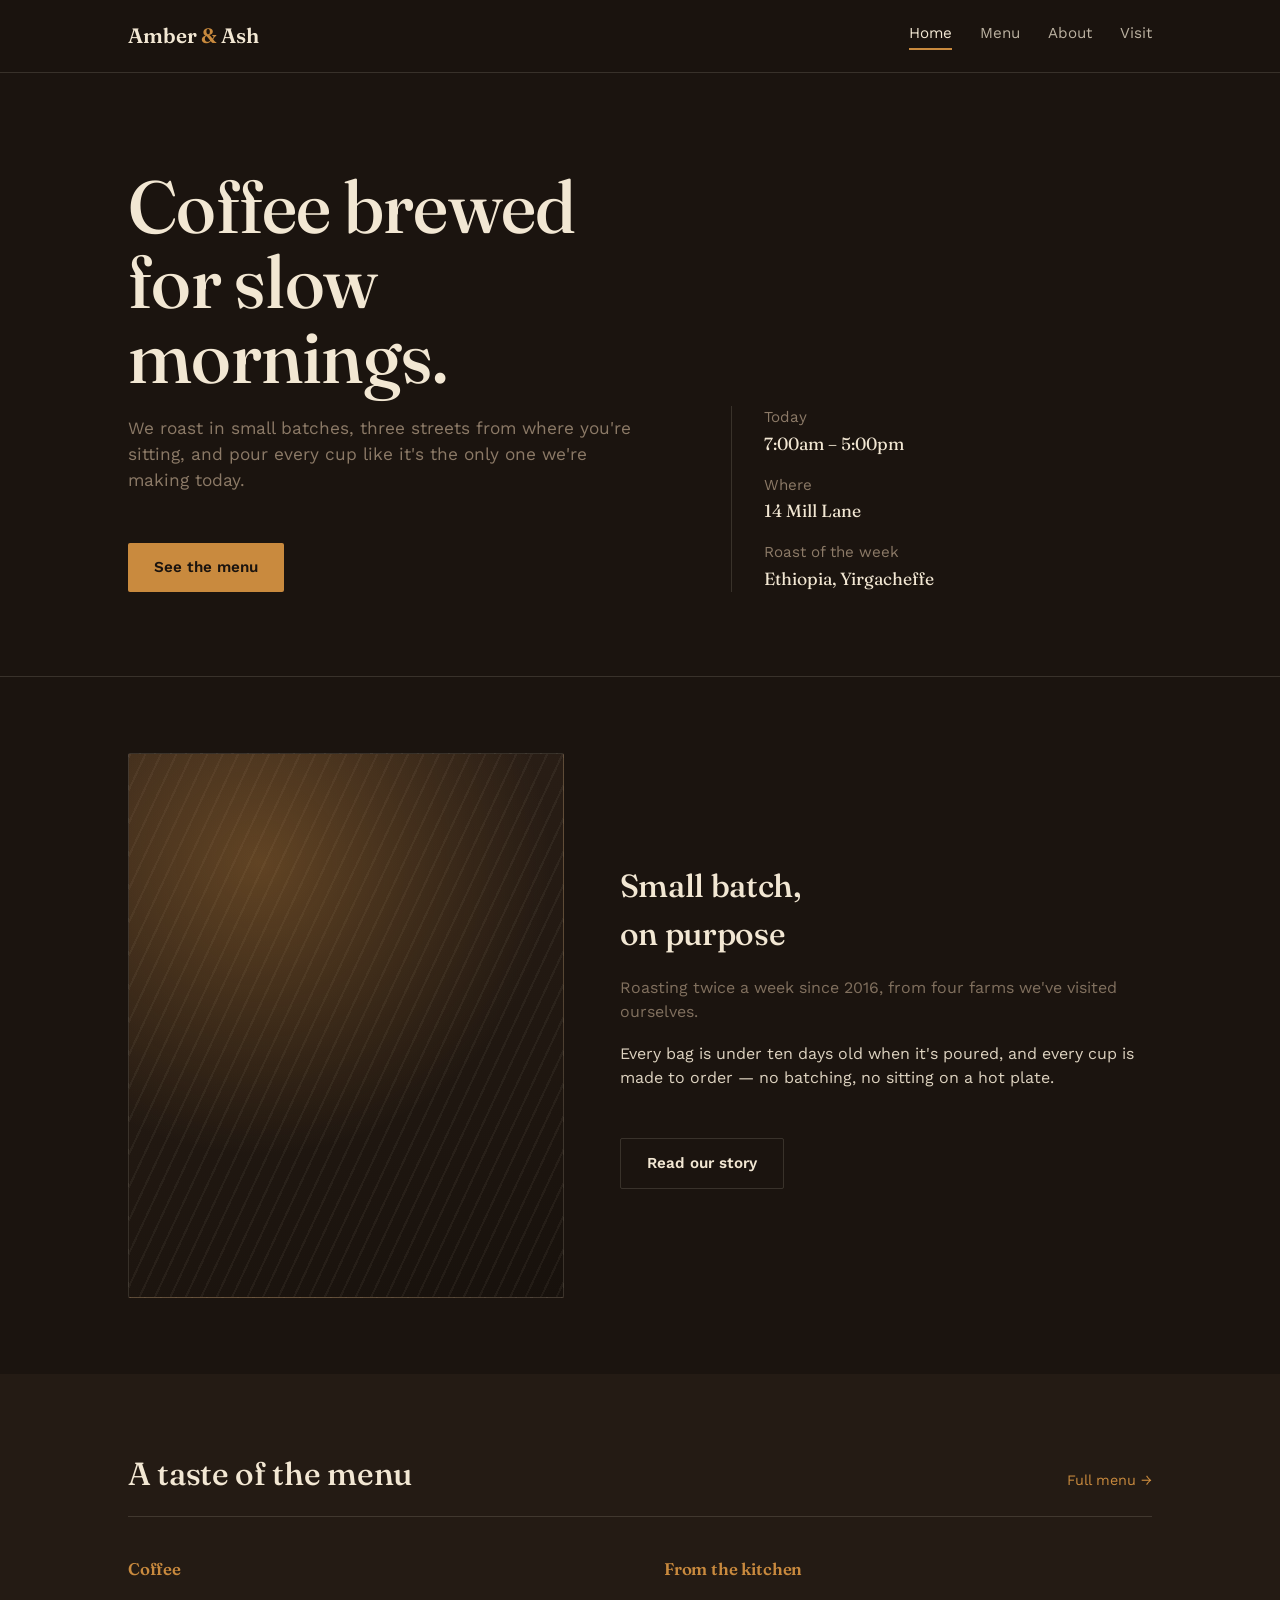
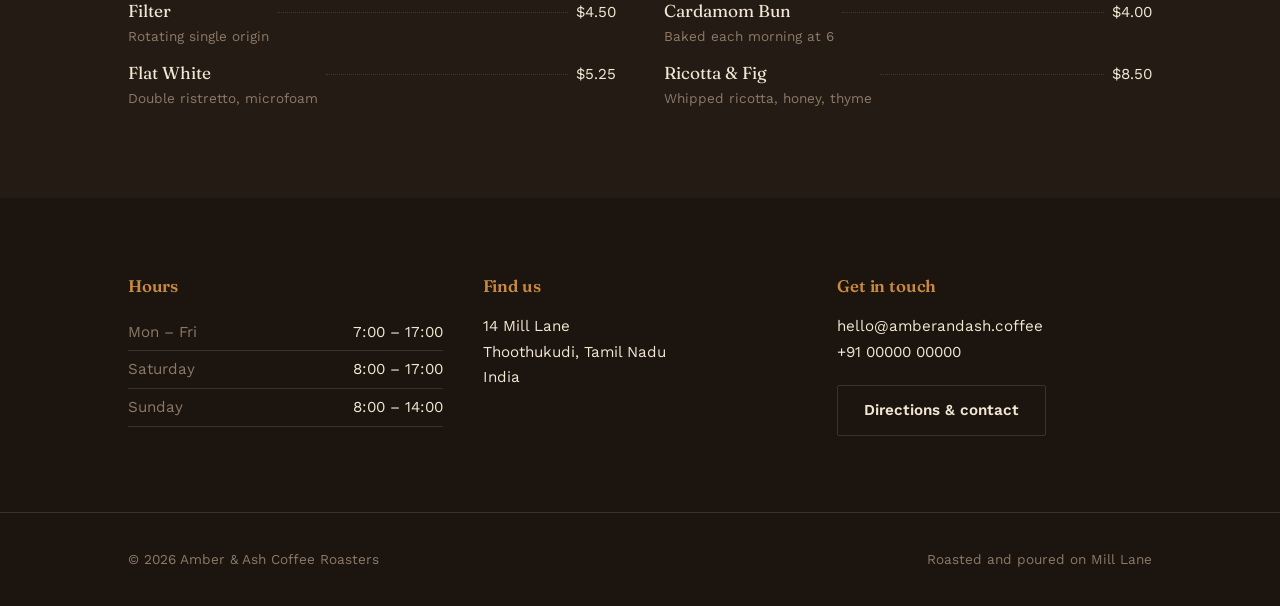
<file: index.html>
<!DOCTYPE html>
<html lang="en">
<head>
<meta charset="UTF-8">
<meta name="viewport" content="width=device-width, initial-scale=1">
<title>Amber & Ash — Coffee Roasters</title>
<link rel="stylesheet" href="style.css">
</head>
<body>
<header>
  <nav class="wrap">
    <div class="brand">Amber <span>&</span> Ash</div>
    <div class="navlinks">
      <a href="index.html" class="active">Home</a>
      <a href="menu.html">Menu</a>
      <a href="about.html">About</a>
      <a href="contact.html">Visit</a>
    </div>
  </nav>
</header>

<section class="hero">
  <div class="wrap">
    <div>
      <h1>Coffee brewed<br>for slow mornings.</h1>
      <p class="lede">We roast in small batches, three streets from where you're sitting, and pour every cup like it's the only one we're making today.</p>
      <a class="btn" href="menu.html">See the menu</a>
    </div>
    <div class="hero-side">
      <dl>
        <dt>Today</dt><dd>7:00am – 5:00pm</dd>
        <dt>Where</dt><dd>14 Mill Lane</dd>
        <dt>Roast of the week</dt><dd>Ethiopia, Yirgacheffe</dd>
      </dl>
    </div>
  </div>
</section>

<section>
  <div class="wrap about-grid">
    <div class="about-visual" role="img" aria-label="Textured illustration evoking roasted coffee tones"></div>
    <div>
      <div class="section-head" style="border:none; padding:0; margin-bottom:18px;">
        <h2>Small batch,<br>on purpose</h2>
      </div>
      <p class="lede" style="color:var(--muted); margin-top:0;">Roasting twice a week since 2016, from four farms we've visited ourselves.</p>
      <p>Every bag is under ten days old when it's poured, and every cup is made to order — no batching, no sitting on a hot plate.</p>
      <a class="btn ghost" href="about.html">Read our story</a>
    </div>
  </div>
</section>

<section class="menu">
  <div class="wrap">
    <div class="section-head">
      <h2>A taste of the menu</h2>
      <a href="menu.html" style="font-size:0.9rem; color:var(--amber); text-decoration:none;">Full menu →</a>
    </div>
    <div class="menu-cols">
      <div class="menu-group">
        <h3>Coffee</h3>
        <div class="menu-item"><div><span class="name">Filter</span><span class="desc">Rotating single origin</span></div><div class="fill"></div><span class="price">$4.50</span></div>
        <div class="menu-item"><div><span class="name">Flat White</span><span class="desc">Double ristretto, microfoam</span></div><div class="fill"></div><span class="price">$5.25</span></div>
      </div>
      <div class="menu-group">
        <h3>From the kitchen</h3>
        <div class="menu-item"><div><span class="name">Cardamom Bun</span><span class="desc">Baked each morning at 6</span></div><div class="fill"></div><span class="price">$4.00</span></div>
        <div class="menu-item"><div><span class="name">Ricotta & Fig</span><span class="desc">Whipped ricotta, honey, thyme</span></div><div class="fill"></div><span class="price">$8.50</span></div>
      </div>
    </div>
  </div>
</section>

<section class="visit">
  <div class="wrap">
    <div>
      <h3>Hours</h3>
      <div class="row"><span>Mon – Fri</span><span>7:00 – 17:00</span></div>
      <div class="row"><span>Saturday</span><span>8:00 – 17:00</span></div>
      <div class="row"><span>Sunday</span><span>8:00 – 14:00</span></div>
    </div>
    <div>
      <h3>Find us</h3>
      <address>14 Mill Lane<br>Thoothukudi, Tamil Nadu<br>India</address>
    </div>
    <div>
      <h3>Get in touch</h3>
      <address>hello@amberandash.coffee<br>+91 00000 00000</address>
      <a class="btn ghost" href="contact.html" style="margin-top:20px;">Directions & contact</a>
    </div>
  </div>
</section>

<footer>
  <div class="wrap">
    <span>© 2026 Amber & Ash Coffee Roasters</span>
    <span>Roasted and poured on Mill Lane</span>
  </div>
</footer>
</body>
</html>
</file>
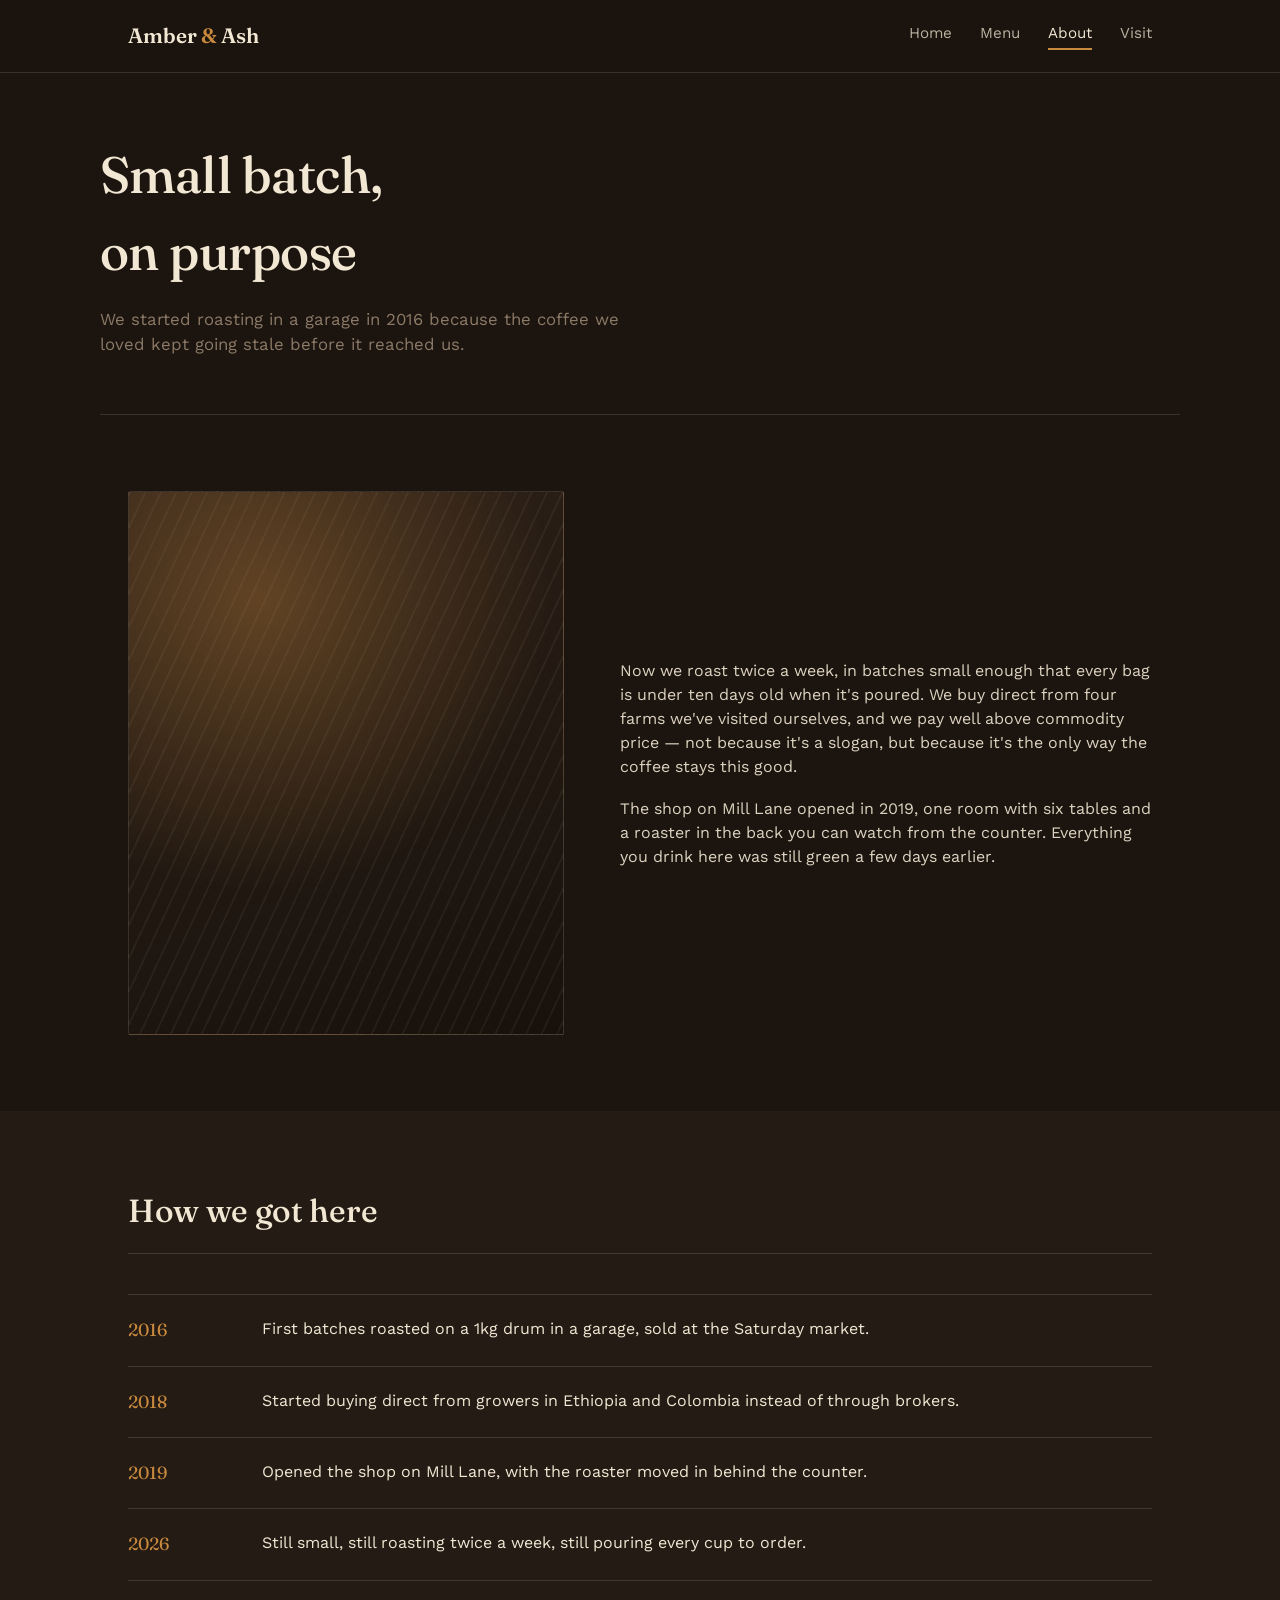
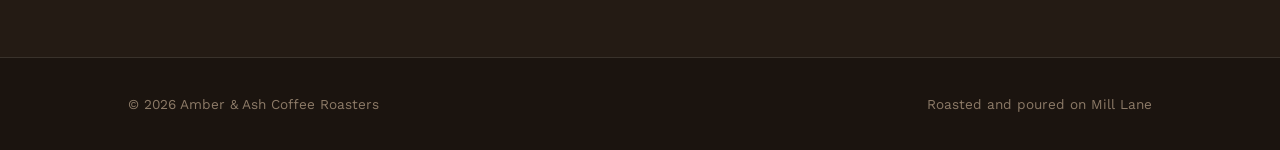
<file: about.html>
<!DOCTYPE html>
<html lang="en">
<head>
<meta charset="UTF-8">
<meta name="viewport" content="width=device-width, initial-scale=1">
<title>About — Amber & Ash</title>
<link rel="stylesheet" href="style.css">
</head>
<body>
<header>
  <nav class="wrap">
    <div class="brand">Amber <span>&</span> Ash</div>
    <div class="navlinks">
      <a href="index.html">Home</a>
      <a href="menu.html">Menu</a>
      <a href="about.html" class="active">About</a>
      <a href="contact.html">Visit</a>
    </div>
  </nav>
</header>

<div class="page-head wrap">
  <h1>Small batch,<br>on purpose</h1>
  <p>We started roasting in a garage in 2016 because the coffee we loved kept going stale before it reached us.</p>
</div>

<section>
  <div class="wrap about-grid">
    <div class="about-visual" role="img" aria-label="Textured illustration evoking roasted coffee tones"></div>
    <div>
      <p>Now we roast twice a week, in batches small enough that every bag is under ten days old when it's poured. We buy direct from four farms we've visited ourselves, and we pay well above commodity price — not because it's a slogan, but because it's the only way the coffee stays this good.</p>
      <p>The shop on Mill Lane opened in 2019, one room with six tables and a roaster in the back you can watch from the counter. Everything you drink here was still green a few days earlier.</p>
    </div>
  </div>
</section>

<section class="menu">
  <div class="wrap">
    <div class="section-head"><h2>How we got here</h2></div>
    <div class="timeline">
      <div class="tl-item"><div class="yr">2016</div><div>First batches roasted on a 1kg drum in a garage, sold at the Saturday market.</div></div>
      <div class="tl-item"><div class="yr">2018</div><div>Started buying direct from growers in Ethiopia and Colombia instead of through brokers.</div></div>
      <div class="tl-item"><div class="yr">2019</div><div>Opened the shop on Mill Lane, with the roaster moved in behind the counter.</div></div>
      <div class="tl-item"><div class="yr">2026</div><div>Still small, still roasting twice a week, still pouring every cup to order.</div></div>
    </div>
  </div>
</section>

<footer>
  <div class="wrap">
    <span>© 2026 Amber & Ash Coffee Roasters</span>
    <span>Roasted and poured on Mill Lane</span>
  </div>
</footer>
</body>
</html>
</file>
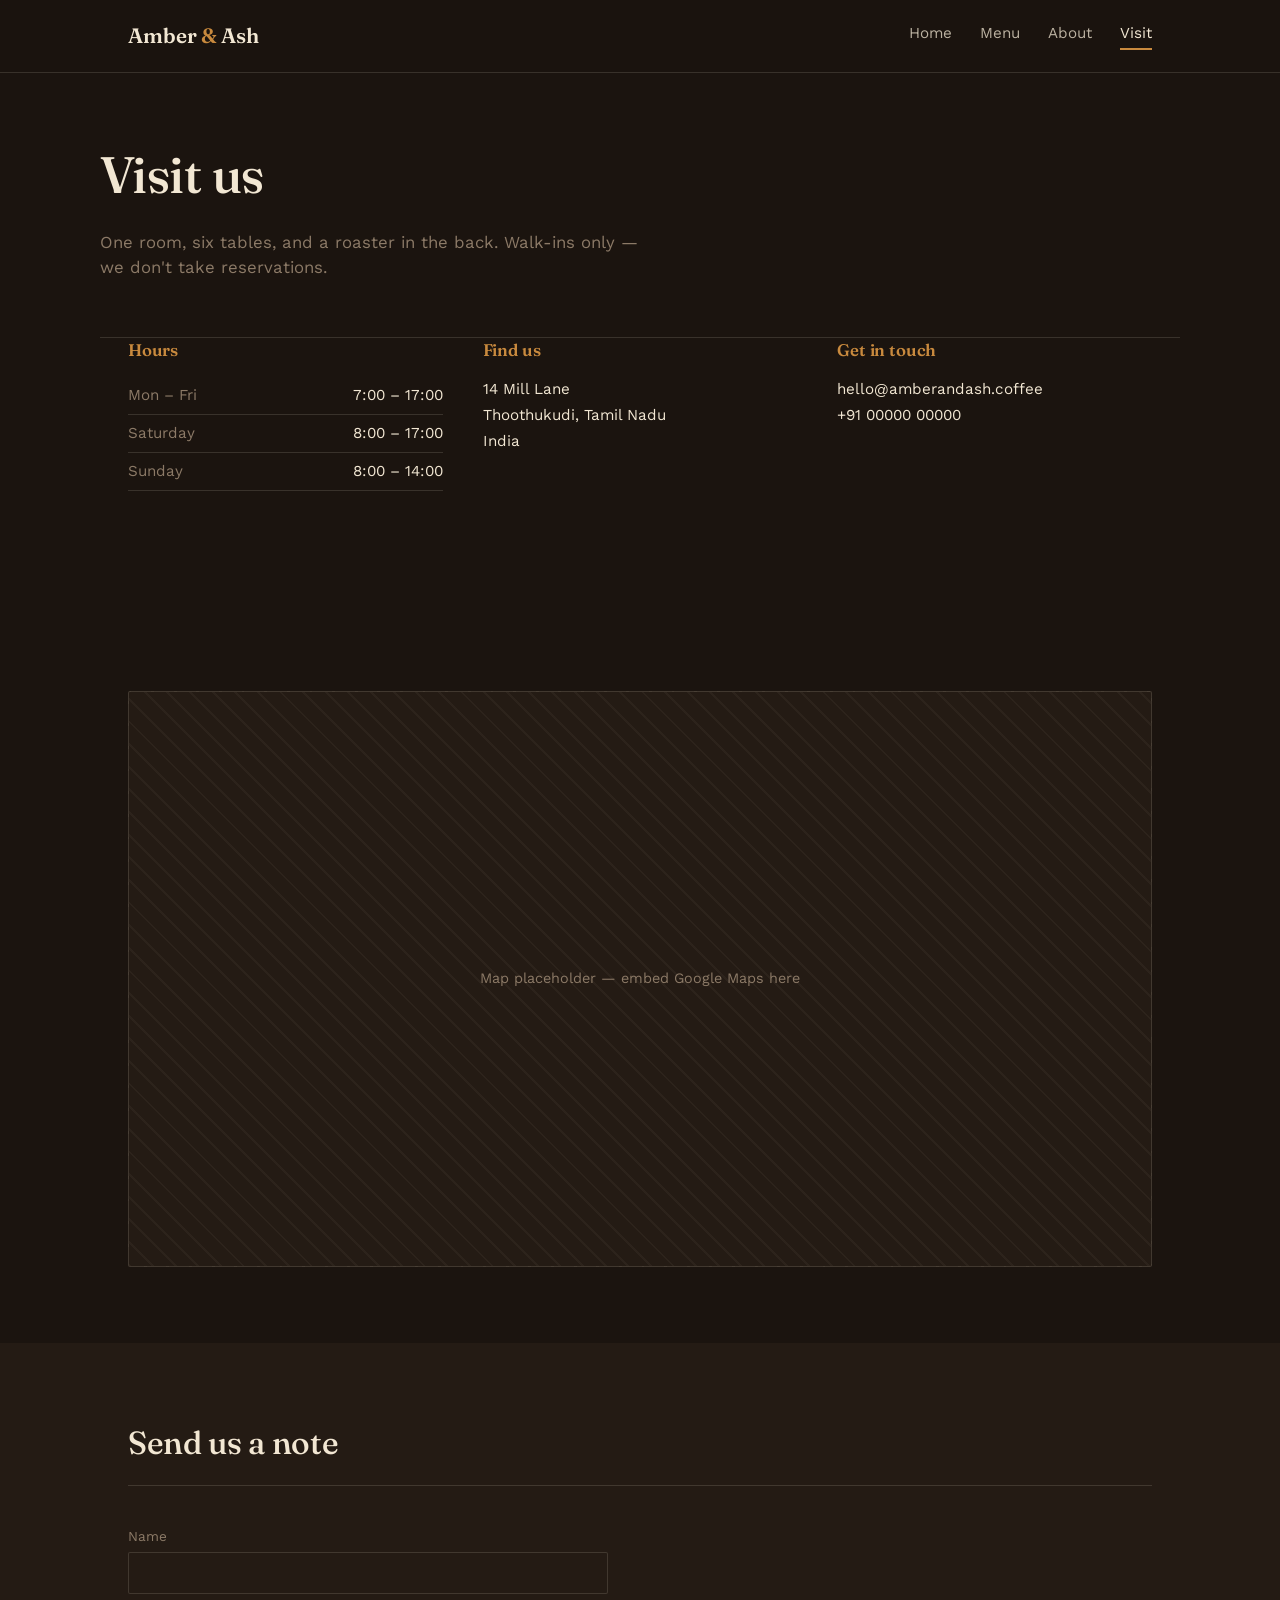
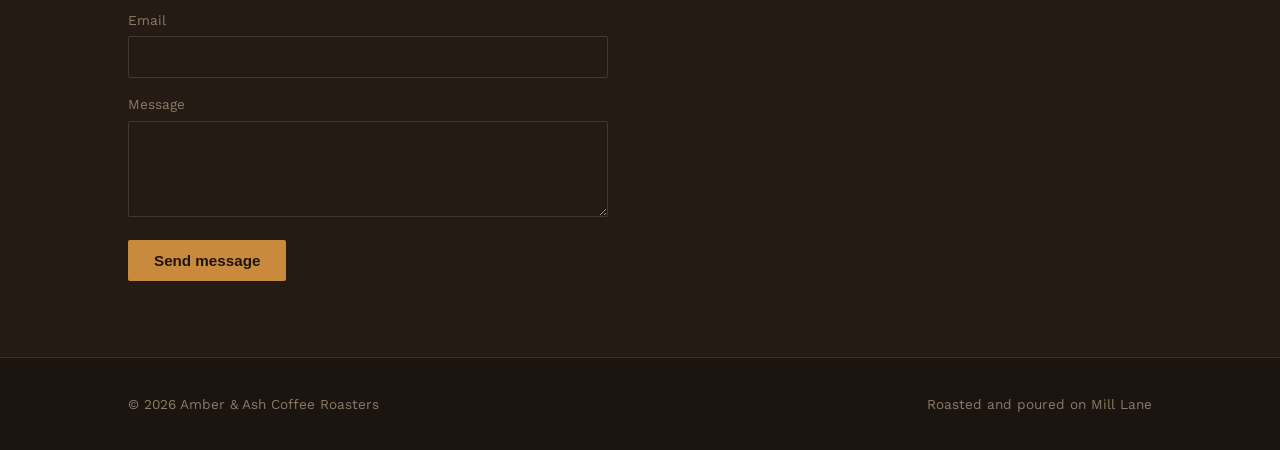
<file: contact.html>
<!DOCTYPE html>
<html lang="en">
<head>
<meta charset="UTF-8">
<meta name="viewport" content="width=device-width, initial-scale=1">
<title>Visit — Amber & Ash</title>
<link rel="stylesheet" href="style.css">
</head>
<body>
<header>
  <nav class="wrap">
    <div class="brand">Amber <span>&</span> Ash</div>
    <div class="navlinks">
      <a href="index.html">Home</a>
      <a href="menu.html">Menu</a>
      <a href="about.html">About</a>
      <a href="contact.html" class="active">Visit</a>
    </div>
  </nav>
</header>

<div class="page-head wrap">
  <h1>Visit us</h1>
  <p>One room, six tables, and a roaster in the back. Walk-ins only — we don't take reservations.</p>
</div>

<section class="visit" style="border-top:none; padding-top:0;">
  <div class="wrap">
    <div>
      <h3>Hours</h3>
      <div class="row"><span>Mon – Fri</span><span>7:00 – 17:00</span></div>
      <div class="row"><span>Saturday</span><span>8:00 – 17:00</span></div>
      <div class="row"><span>Sunday</span><span>8:00 – 14:00</span></div>
    </div>
    <div>
      <h3>Find us</h3>
      <address>14 Mill Lane<br>Thoothukudi, Tamil Nadu<br>India</address>
    </div>
    <div>
      <h3>Get in touch</h3>
      <address>hello@amberandash.coffee<br>+91 00000 00000</address>
    </div>
  </div>
</section>

<section>
  <div class="wrap">
    <div class="map-block">Map placeholder — embed Google Maps here</div>
  </div>
</section>

<section class="menu">
  <div class="wrap">
    <div class="section-head"><h2>Send us a note</h2></div>
    <form class="form" onsubmit="event.preventDefault(); alert('Thanks — we will get back to you soon.');">
      <div>
        <label for="name">Name</label>
        <input id="name" name="name" type="text" required>
      </div>
      <div>
        <label for="email">Email</label>
        <input id="email" name="email" type="email" required>
      </div>
      <div>
        <label for="message">Message</label>
        <textarea id="message" name="message" rows="4" required></textarea>
      </div>
      <button type="submit">Send message</button>
    </form>
  </div>
</section>

<footer>
  <div class="wrap">
    <span>© 2026 Amber & Ash Coffee Roasters</span>
    <span>Roasted and poured on Mill Lane</span>
  </div>
</footer>
</body>
</html>
</file>
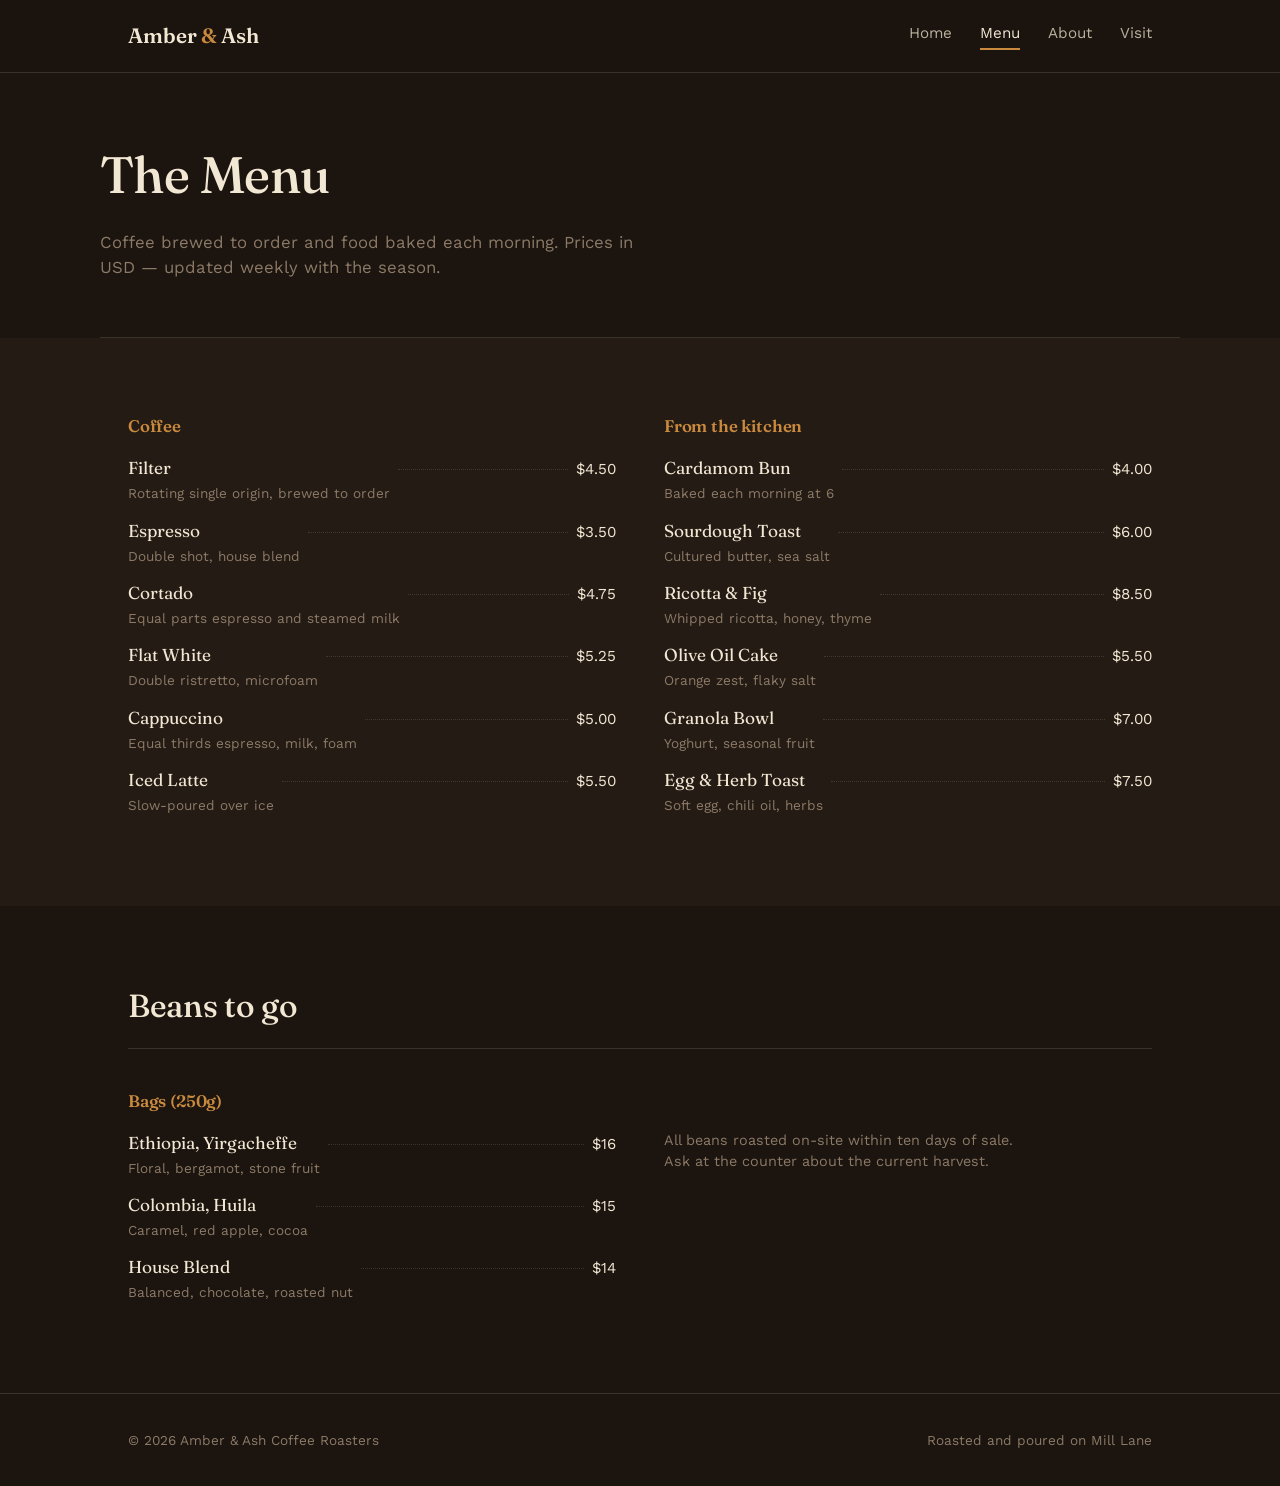
<file: menu.html>
<!DOCTYPE html>
<html lang="en">
<head>
<meta charset="UTF-8">
<meta name="viewport" content="width=device-width, initial-scale=1">
<title>Menu — Amber & Ash</title>
<link rel="stylesheet" href="style.css">
</head>
<body>
<header>
  <nav class="wrap">
    <div class="brand">Amber <span>&</span> Ash</div>
    <div class="navlinks">
      <a href="index.html">Home</a>
      <a href="menu.html" class="active">Menu</a>
      <a href="about.html">About</a>
      <a href="contact.html">Visit</a>
    </div>
  </nav>
</header>

<div class="page-head wrap">
  <h1>The Menu</h1>
  <p>Coffee brewed to order and food baked each morning. Prices in USD — updated weekly with the season.</p>
</div>

<section class="menu">
  <div class="wrap">
    <div class="menu-cols">
      <div class="menu-group">
        <h3>Coffee</h3>
        <div class="menu-item"><div><span class="name">Filter</span><span class="desc">Rotating single origin, brewed to order</span></div><div class="fill"></div><span class="price">$4.50</span></div>
        <div class="menu-item"><div><span class="name">Espresso</span><span class="desc">Double shot, house blend</span></div><div class="fill"></div><span class="price">$3.50</span></div>
        <div class="menu-item"><div><span class="name">Cortado</span><span class="desc">Equal parts espresso and steamed milk</span></div><div class="fill"></div><span class="price">$4.75</span></div>
        <div class="menu-item"><div><span class="name">Flat White</span><span class="desc">Double ristretto, microfoam</span></div><div class="fill"></div><span class="price">$5.25</span></div>
        <div class="menu-item"><div><span class="name">Cappuccino</span><span class="desc">Equal thirds espresso, milk, foam</span></div><div class="fill"></div><span class="price">$5.00</span></div>
        <div class="menu-item"><div><span class="name">Iced Latte</span><span class="desc">Slow-poured over ice</span></div><div class="fill"></div><span class="price">$5.50</span></div>
      </div>
      <div class="menu-group">
        <h3>From the kitchen</h3>
        <div class="menu-item"><div><span class="name">Cardamom Bun</span><span class="desc">Baked each morning at 6</span></div><div class="fill"></div><span class="price">$4.00</span></div>
        <div class="menu-item"><div><span class="name">Sourdough Toast</span><span class="desc">Cultured butter, sea salt</span></div><div class="fill"></div><span class="price">$6.00</span></div>
        <div class="menu-item"><div><span class="name">Ricotta & Fig</span><span class="desc">Whipped ricotta, honey, thyme</span></div><div class="fill"></div><span class="price">$8.50</span></div>
        <div class="menu-item"><div><span class="name">Olive Oil Cake</span><span class="desc">Orange zest, flaky salt</span></div><div class="fill"></div><span class="price">$5.50</span></div>
        <div class="menu-item"><div><span class="name">Granola Bowl</span><span class="desc">Yoghurt, seasonal fruit</span></div><div class="fill"></div><span class="price">$7.00</span></div>
        <div class="menu-item"><div><span class="name">Egg & Herb Toast</span><span class="desc">Soft egg, chili oil, herbs</span></div><div class="fill"></div><span class="price">$7.50</span></div>
      </div>
    </div>
  </div>
</section>

<section>
  <div class="wrap">
    <div class="section-head"><h2>Beans to go</h2></div>
    <div class="menu-cols">
      <div class="menu-group">
        <h3>Bags (250g)</h3>
        <div class="menu-item"><div><span class="name">Ethiopia, Yirgacheffe</span><span class="desc">Floral, bergamot, stone fruit</span></div><div class="fill"></div><span class="price">$16</span></div>
        <div class="menu-item"><div><span class="name">Colombia, Huila</span><span class="desc">Caramel, red apple, cocoa</span></div><div class="fill"></div><span class="price">$15</span></div>
        <div class="menu-item"><div><span class="name">House Blend</span><span class="desc">Balanced, chocolate, roasted nut</span></div><div class="fill"></div><span class="price">$14</span></div>
      </div>
      <div class="menu-group">
        <h3>&nbsp;</h3>
        <p style="color:var(--muted); font-size:0.9rem; max-width:40ch;">All beans roasted on-site within ten days of sale. Ask at the counter about the current harvest.</p>
      </div>
    </div>
  </div>
</section>

<footer>
  <div class="wrap">
    <span>© 2026 Amber & Ash Coffee Roasters</span>
    <span>Roasted and poured on Mill Lane</span>
  </div>
</footer>
</body>
</html>
</file>
<file: style.css>
@import url('https://fonts.googleapis.com/css2?family=Fraunces:opsz,wght@9..144,400;9..144,500;9..144,600&family=Work+Sans:wght@400;500;600&display=swap');

:root{
  --bg:#1B140F; --panel:#241B14; --cream:#F2E7D3;
  --amber:#C98A3E; --muted:#8C7A67; --line:rgba(242,231,211,0.14);
}
*{box-sizing:border-box;}
html{scroll-behavior:smooth;}
body{background:var(--bg); color:var(--cream); font-family:'Work Sans',sans-serif; line-height:1.5; margin:0; -webkit-font-smoothing:antialiased;}
h1,h2,h3{font-family:'Fraunces',serif; font-weight:500; margin:0; letter-spacing:-0.01em;}
a{color:inherit;}
img{max-width:100%;}
.wrap{max-width:1080px; margin:0 auto; padding:0 28px;}

header{position:sticky; top:0; z-index:10; background:rgba(27,20,15,0.92); backdrop-filter:blur(6px); border-bottom:1px solid var(--line);}
nav.wrap{display:flex; align-items:center; justify-content:space-between; height:72px;}
.brand{font-family:'Fraunces',serif; font-size:1.3rem; font-weight:600;}
.brand span{color:var(--amber);}
.navlinks{display:flex; gap:28px; font-size:0.95rem;}
.navlinks a{text-decoration:none; color:var(--cream); opacity:0.75; transition:opacity .2s; padding-bottom:4px;}
.navlinks a:hover{opacity:1;}
.navlinks a.active{opacity:1; border-bottom:2px solid var(--amber);}
a:focus-visible{outline:2px solid var(--amber); outline-offset:3px;}

.page-head{padding:64px 0 40px; border-bottom:1px solid var(--line);}
.page-head h1{font-size:clamp(2.2rem,5vw,3.2rem);}
.page-head p{max-width:56ch; color:var(--muted); margin-top:16px; font-size:1.05rem;}

.hero{padding:96px 0 84px; border-bottom:1px solid var(--line);}
.hero .wrap{display:grid; grid-template-columns:1.3fr 1fr; gap:56px; align-items:end;}
.hero h1{font-size:clamp(2.6rem,6vw,4.6rem); line-height:1.02;}
.hero p.lede{max-width:46ch; color:var(--muted); font-size:1.08rem; margin-top:22px;}
.hero-side{border-left:1px solid var(--line); padding-left:32px;}
.hero-side dl{margin:0; font-size:0.95rem;}
.hero-side dt{color:var(--muted); margin-top:16px;}
.hero-side dt:first-child{margin-top:0;}
.hero-side dd{margin:2px 0 0; font-family:'Fraunces',serif; font-size:1.1rem;}

.btn{display:inline-block; margin-top:32px; padding:13px 26px; background:var(--amber); color:#1B140F; text-decoration:none; font-weight:600; font-size:0.95rem; border-radius:2px; transition:transform .15s ease;}
.btn:hover{transform:translateY(-2px);}
.btn.ghost{background:transparent; border:1px solid var(--line); color:var(--cream);}

section{padding:76px 0;}
.section-head{display:flex; align-items:baseline; justify-content:space-between; gap:20px; margin-bottom:40px; border-bottom:1px solid var(--line); padding-bottom:18px;}
.section-head h2{font-size:2rem;}
.section-head .idx{color:var(--muted); font-size:0.9rem; font-family:'Fraunces',serif; font-style:italic;}

.menu{background:var(--panel);}
.menu-cols{display:grid; grid-template-columns:1fr 1fr; gap:48px;}
.menu-group h3{color:var(--amber); font-size:1.05rem; font-weight:600; margin-bottom:16px;}
.menu-item{display:flex; align-items:baseline; gap:8px; margin-bottom:14px;}
.menu-item .name{font-family:'Fraunces',serif; font-size:1.08rem;}
.menu-item .desc{display:block; color:var(--muted); font-size:0.85rem; margin-top:2px;}
.menu-item .fill{flex:1; border-bottom:1px dotted var(--line); transform:translateY(-4px);}
.menu-item .price{font-size:0.95rem; color:var(--cream);}

.about-visual{aspect-ratio:4/5; border-radius:2px; position:relative; overflow:hidden;
  background:radial-gradient(circle at 30% 20%, rgba(201,138,62,0.35), transparent 55%),
  repeating-linear-gradient(115deg, rgba(242,231,211,0.05) 0 2px, transparent 2px 14px),
  linear-gradient(160deg, #2E2118, #17110C); border:1px solid var(--line);}
.about-grid{display:grid; grid-template-columns:0.9fr 1.1fr; gap:56px; align-items:center;}
.about-grid p{color:var(--cream); opacity:0.9; margin-top:18px; max-width:56ch;}

.timeline{border-top:1px solid var(--line); margin-top:20px;}
.tl-item{display:grid; grid-template-columns:110px 1fr; gap:24px; padding:22px 0; border-bottom:1px solid var(--line);}
.tl-item .yr{font-family:'Fraunces',serif; color:var(--amber); font-size:1.1rem;}

.visit .wrap{display:grid; grid-template-columns:1fr 1fr 1fr; gap:40px;}
.visit h3{font-size:1.05rem; color:var(--amber); font-weight:600; margin-bottom:14px;}
.visit .row{display:flex; justify-content:space-between; font-size:0.95rem; padding:7px 0; border-bottom:1px solid var(--line);}
.visit .row span:first-child{color:var(--muted);}
address{font-style:normal; font-size:0.95rem; line-height:1.7;}

.map-block{aspect-ratio:16/9; border:1px solid var(--line); border-radius:2px; margin-top:48px;
  background:repeating-linear-gradient(45deg, rgba(242,231,211,0.04) 0 2px, transparent 2px 16px), var(--panel);
  display:flex; align-items:center; justify-content:center; color:var(--muted); font-size:0.9rem;}

.form{max-width:480px; margin-top:40px; display:grid; gap:16px;}
.form label{font-size:0.85rem; color:var(--muted); display:block; margin-bottom:6px;}
.form input, .form textarea{width:100%; background:var(--panel); border:1px solid var(--line); color:var(--cream); padding:11px 12px; font-family:inherit; font-size:0.95rem; border-radius:2px;}
.form button{justify-self:start; background:var(--amber); color:#1B140F; border:none; padding:12px 26px; font-weight:600; font-size:0.95rem; border-radius:2px; cursor:pointer;}

footer{padding:36px 0; border-top:1px solid var(--line); font-size:0.85rem; color:var(--muted);}
footer .wrap{display:flex; justify-content:space-between; flex-wrap:wrap; gap:10px;}

@media (max-width:760px){
  .hero .wrap{grid-template-columns:1fr; gap:36px;}
  .hero-side{border-left:none; border-top:1px solid var(--line); padding-left:0; padding-top:24px;}
  .menu-cols{grid-template-columns:1fr;}
  .about-grid{grid-template-columns:1fr;}
  .visit .wrap{grid-template-columns:1fr; gap:28px;}
  .navlinks{gap:14px; font-size:0.82rem;}
  .tl-item{grid-template-columns:1fr;}
}
@media (prefers-reduced-motion: reduce){ *{transition:none !important; scroll-behavior:auto !important;} }
</file>
